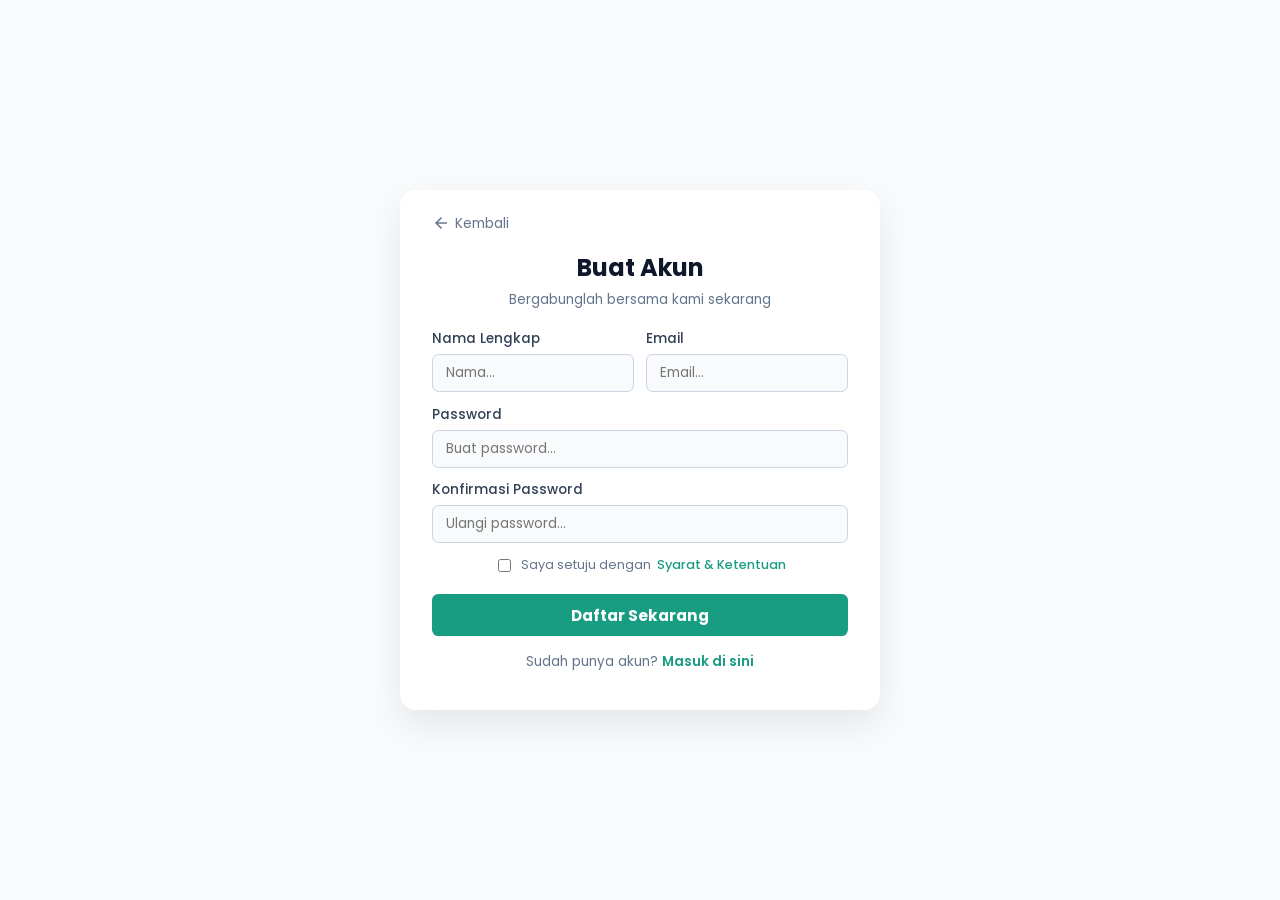
<file: HTML/daftar.html>
<!DOCTYPE html>
<html lang="id">
<head>
    <meta charset="UTF-8">
    <meta name="viewport" content="width=device-width, initial-scale=1.0">
    <title>Daftar Akun - Job Skill Analyzer</title>
    
    <link rel="stylesheet" href="https://fonts.googleapis.com/icon?family=Material+Icons">
    <link rel="stylesheet" href="https://fonts.googleapis.com/css2?family=Poppins:wght@300;400;500;600;700&display=swap">
    <link rel="stylesheet" href="/CSS/daftar.css">
</head>
<body>
    <div class="login-container">
        
        <div class="login-box kotak-daftar">
            
            <a href="../index.html" class="btn-kembali">
                <span class="material-icons">arrow_back</span> Kembali
            </a>

            <div class="header-login">
                <h2>Buat Akun</h2>
                <p>Bergabunglah bersama kami sekarang</p>
            </div>

            <form action="#" id="form-daftar">
        
                <div class="grup-sejajar">
                    <div class="grup-input">
                        <label for="nama">Nama Lengkap</label>
                        <input type="text" id="nama" placeholder="Nama..." required>
                    </div>

                    <div class="grup-input">
                        <label for="email">Email</label>
                        <input type="email" id="email" placeholder="Email..." required>
                    </div>
                </div>

                <div class="grup-input">
                    <label for="pw">Password</label>
                    <input type="password" id="pw" placeholder="Buat password..." required>
                </div>

                <div class="grup-input">
                    <label for="pw-konfirm">Konfirmasi Password</label>
                    <input type="password" id="pw-konfirm" placeholder="Ulangi password..." required>
                </div>

    
                <div class="opsi-tambahan kotak-syarat">
                    <label class="ingatkan-saya">
                        <input type="checkbox" required> Saya setuju dengan <a href="#">Syarat & Ketentuan</a>
                    </label>
                </div>

                <button type="submit" class="btn-utama">Daftar Sekarang</button>
                
                <p class="teks-bawah">Sudah punya akun? <a href="/HTML/login.html">Masuk di sini</a></p>
            </form>

        </div>
    </div>
    <script src="/JS/daftar.js"></script>
</body>
</html>
</file>
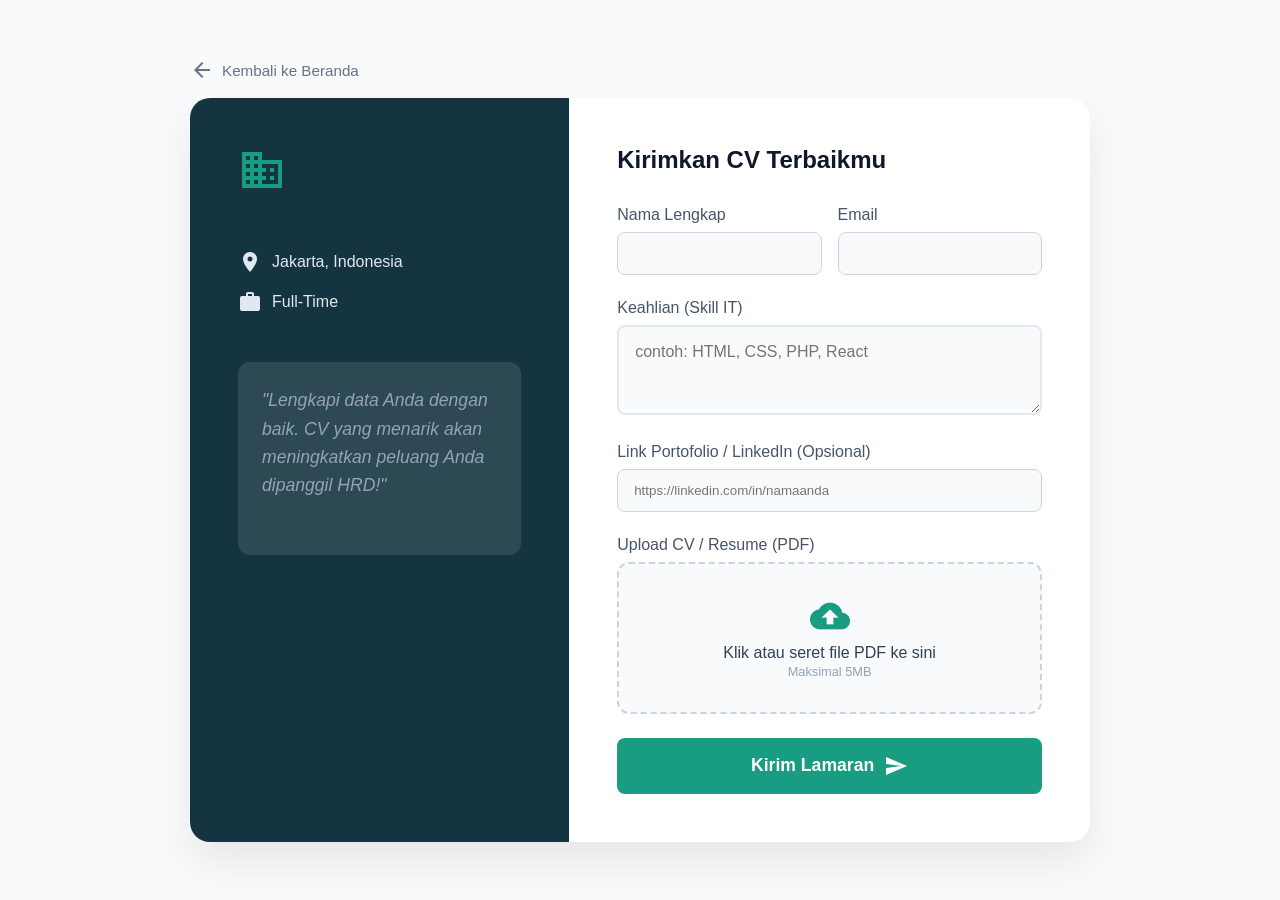
<file: HTML/lamar.html>
<!DOCTYPE html>
<html lang="id">

<head>
    <meta charset="UTF-8">
    <meta name="viewport" content="width=device-width, initial-scale=1.0">
    <title>Kirim Lamaran - Job Skill Analyzer</title>
    <link rel="stylesheet" href="https://fonts.googleapis.com/icon?family=Material+Icons">
    <link rel="stylesheet" href="/CSS/lamaran.css">
</head>

<body>

    <div class="lamaran-container">
        <!-- TOMBOL KEMBALI -->
        <a href="../index.html" class="btn-kembali">
            <span class="material-icons">arrow_back</span> Kembali ke Beranda
        </a>

        <div class="lamaran-box">
            <!-- SISI KIRI: INFO LOKER -->
            <div class="info-loker">
                <span class="material-icons ikon-gedung">domain</span>
                <h2 id="judul-posisi"></h2>
                <p id="nama-pt"></p>

                <div class="info-detail">
                    <span><span class="material-icons">location_on</span> Jakarta, Indonesia</span>
                    <span><span class="material-icons">work</span> Full-Time</span>
                </div>

                <div class="pesan-semangat">
                    <p>"Lengkapi data Anda dengan baik. CV yang menarik akan meningkatkan peluang Anda dipanggil HRD!"
                    </p>
                </div>
            </div>

            <!-- SISI KANAN: FORMULIR -->
            <div class="form-area">
                <h3>Kirimkan CV Terbaikmu</h3>
                <form id="form-lamaran">

                    <div class="grup-sejajar">
                        <div class="grup-input">
                            <label>Nama Lengkap</label>
                            <input type="text" id="nama-pelamar" required>
                        </div>
                        <div class="grup-input">
                            <label>Email</label>
                            <input type="email" id="email-pelamar" required>
                        </div>
                    </div>
                    <div class="grup-input">
                        <label>Keahlian (Skill IT)</label>
                        <textarea id="input-skill-lamaran" rows="3" placeholder="contoh: HTML, CSS, PHP, React"
                            required></textarea>
                    </div>

                    <div class="grup-input">
                        <label>Link Portofolio / LinkedIn (Opsional)</label>
                        <input type="url" placeholder="https://linkedin.com/in/namaanda">
                    </div>

                    <!-- AREA UPLOAD BERGAYA DRAG & DROP -->
                    <div class="grup-input">
                        <label>Upload CV / Resume (PDF)</label>
                        <div class="area-upload">
                            <span class="material-icons ikon-upload">cloud_upload</span>
                            <p>Klik atau seret file PDF ke sini</p>
                            <span class="ukuran-file">Maksimal 5MB</span>
                            <input type="file" accept=".pdf" required class="input-file">
                        </div>
                    </div>

                    <button type="submit" class="btn-kirim">Kirim Lamaran <span
                            class="material-icons">send</span></button>
                </form>
            </div>
        </div>
    </div>
    <script src="/JS/lamaran.js"></script>

</body>

</html>
</file>
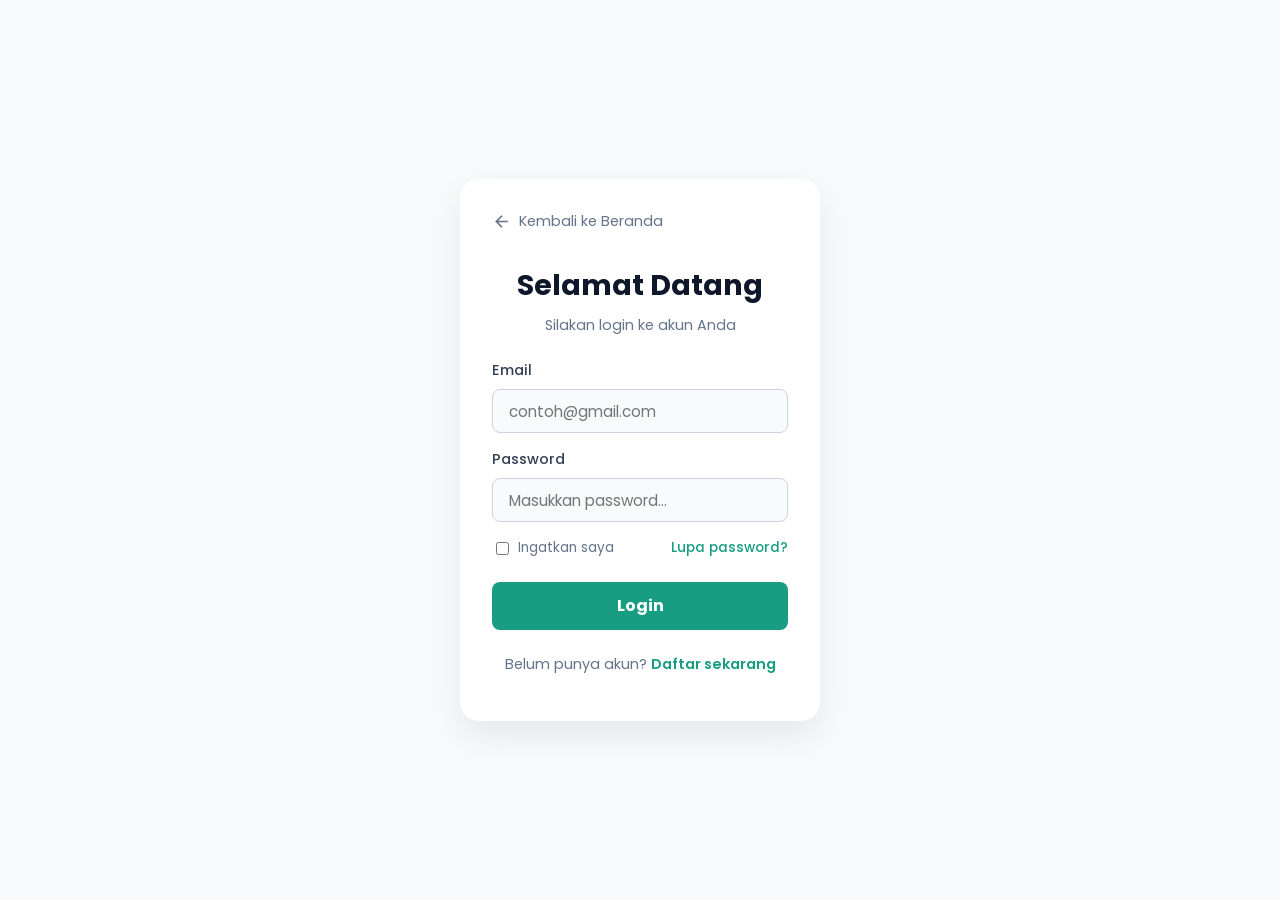
<file: HTML/login.html>
<!DOCTYPE html>
<html lang="id">

<head>
    <meta charset="UTF-8">
    <meta name="viewport" content="width=device-width, initial-scale=1.0">
    <title>Login - Job Skill Analyzer</title>

    <link rel="stylesheet" href="https://fonts.googleapis.com/icon?family=Material+Icons">
    <link rel="stylesheet"
        href="https://fonts.googleapis.com/css2?family=Poppins:wght@300;400;500;600;700&display=swap">
    <link rel="stylesheet" href="/CSS/login.css">
</head>

<body>
    <div class="login-container">
        <div class="login-box">

            <!-- tombol kembali -->
            <a href="../index.html" class="btn-kembali">
                <span class="material-icons">arrow_back</span> Kembali ke Beranda
            </a>

            <div class="header-login">
                <h2>Selamat Datang</h2>
                <p>Silakan login ke akun Anda</p>
            </div>

            <form action="#" id="form-login">
                <div class="grup-input">
                    <label for="email">Email</label>
                    <input type="email" id="email" placeholder="contoh@gmail.com" required>
                </div>

                <div class="grup-input">
                    <label for="pw">Password</label>
                    <input type="password" id="pw" placeholder="Masukkan password..." required>
                </div>

                <!-- fitur ingatkan saya -->
                <div class="opsi-tambahan">
                    <label class="ingatkan-saya">
                        <input type="checkbox"> Ingatkan saya
                    </label>
                    <a href="#" class="lupa-pw">Lupa password?</a>
                </div>

                <button type="submit" class="btn-utama">Login</button>

                <p class="teks-bawah">Belum punya akun? <a href="daftar.html">Daftar sekarang</a></p>
            </form>

        </div>
    </div>
    <script src="/JS/daftar.js"></script>
</body>

</html>
</file>
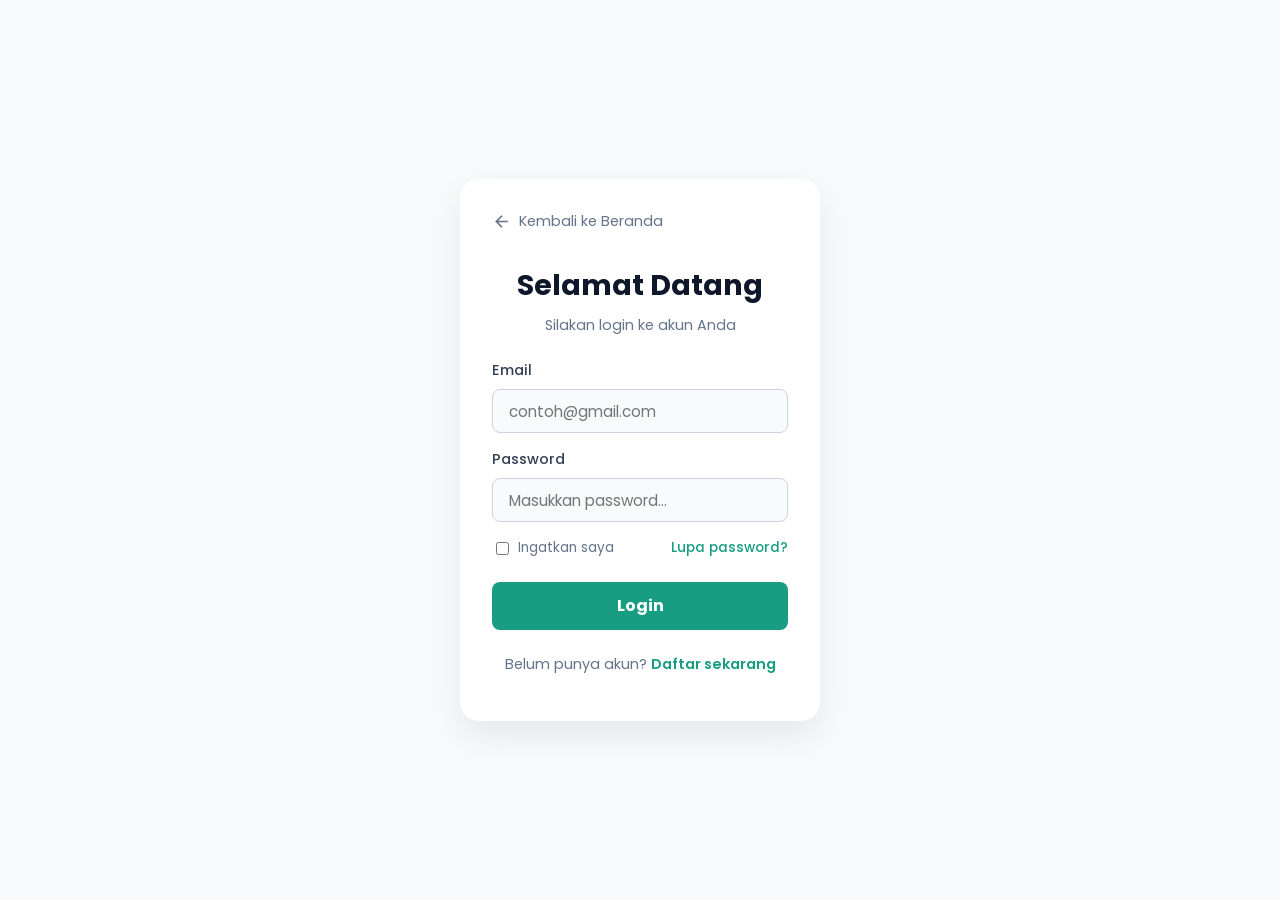
<file: HTML/my_akun.html>
<!DOCTYPE html>
<html lang="id">

<head>
    <meta charset="UTF-8">
    <meta name="viewport" content="width=device-width, initial-scale=1.0">
    <title>My Akun - Job Skill Analyzer</title>
    <!-- Ganti FontAwesome dengan Material Icons -->
    <link rel="stylesheet" href="https://fonts.googleapis.com/icon?family=Material+Icons">
    <link rel="stylesheet" href="/CSS/coba1.css">
    <link rel="stylesheet" href="/CSS/cari_jobs.css">
    <link rel="stylesheet" href="/CSS/my_akun.css">
</head>

<body>
  
    <header>
        <div class="header-navigasi">
            <div class="header-logo">Job Skill Analyzer</div>
            <nav>
                <ul id="menu-navigasi">
                    <li><a href="../index.html">Beranda</a></li>
                    <li><a href="/HTML/cari_jobs.html">Cari Jobs</a></li>
                    <li><a href="/HTML/tentang_kami.html">Tentang Kami</a></li>
                    <li><a href="/HTML/kontak.html">Kontak</a></li>
                    <li><a href="/HTML/my_akun.html" class="aktif teks-hijau">My Favorit</a></li>
                </ul>
            </nav>
            <div class="login-register">
                <div id="area-belum-login" class="area-auth">
                    <button class="login">Login</button>
                    <button class="register">Register</button>
                </div>
                <div id="area-sudah-login" class="area-profil sembunyi">
                    <a href="#" class="profil-mini">
                        <img id="foto-profil-header" src="" alt="Profil">
                        <span id="nama-profil-header">Nama</span>
                    </a>
                    <span class="material-icons btn-logout" id="tombol-logout-header" title="Keluar">logout</span>
                </div>
                <span class="material-icons" id="tombol-menu">menu</span>
            </div>
        </div>
    </header>

    <main class="bg-halaman-akun">
        <div class="container-akun">
            <aside class="sidebar-profil">
                <div class="profil-header">
                    <div class="foto-profil">
                        <img src="" alt="Foto Profil" id="foto-profil-sidebar">
                    </div>
                    <h2 id="nama-profil-sidebar">Nama User</h2>
                    <p id="email-akun">email@domain.com</p>
                    <span class="badge-status">Pencari Kerja IT</span>
                </div>

                <div class="profil-menu">
                    
                    <button class="menu-btn aktif" id="btn-tab-favorit"><span class="material-icons">favorite</span>
                        Lowongan Tersimpan</button>
                    <button class="menu-btn" id="btn-tab-status"><span class="material-icons">work_history</span> Status
                        Lamaran</button>
                    <button class="menu-btn"><span class="material-icons">settings</span> Pengaturan Akun</button>
                    <button class="menu-btn log-out" id="btn-logout-sidebar"><span class="material-icons">logout</span>
                        Log Out</button>
                </div>
            </aside>

      
            <section class="konten-utama">

                <!-- area favorit -->
                <div id="area-favorit">
                    <div class="judul-konten">
                        <h2>Lowongan Tersimpan (Favorit)</h2>
                        <p>Daftar pekerjaan yang sudah Anda tandai untuk dilamar nanti.</p>
                    </div>
                    <div id="wadah-loker-favorit" class="box-promosi box-promosi-kiri">
                    </div>
                </div>

                <!-- Area Status Lamaran Kerja-->
                <!-- di beri class sembunyi agaar sembunyi dulu pas tampil di awal -->
                <div id="area-status" class="sembunyi">
                    <div class="judul-konten">
                        <h2>Status Lamaran</h2>
                        <p>Pantau hasil seleksi lamaran kerja Anda secara *real-time* di sini.</p>
                    </div>
                    <!-- Di dalam wadah kosong untuk kartu statusnya -->
                    <div id="wadah-status-lamaran" class="box-promosi box-promosi-kiri">
                    </div>
                </div>

            </section>
        </div>
    </main>

    
    <footer>
        <div class="footer-konten">
            <div class="footer-info">
                <h3>Job Skill Analyzer</h3>
                <p>Job Skill Analyzer adalah platform karir terdepan yang menghubungkan talenta profesional dengan perusahaan impian melalui analisis keahlian yang akurat. Kami berkomitmen untuk menyederhanakan perjalanan rekrutmen Anda</p>
            </div>
            <div class="footer-link">
                <ul>
                    <li><a href="../index.html">Beranda</a></li>
                    <li><a href="/HTML/cari_jobs.html">Cari Jobs</a></li>
                    <li><a href="/HTML/my_akun.html">My Favorit</a></li>
                    <li><a href="/HTML/tentang_kami.html">Tentang Kami</a></li>
                    <li><a href="/HTML/kontak.html">Kontak</a></li>
                </ul>
            </div>
            <div class="footer-sosmed">
                <h3>Hubungi Kami</h3>
                <div class="ikon-sosmed">
                    <a href="#"><span class="material-icons">photo_camera</span></a>
                    <a href="#"><span class="material-icons">groups</span></a>
                    <a href="#"><span class="material-icons">work</span></a>
                    <a href="#"><span class="material-icons">chat</span></a>
                </div>
            </div>
        </div>
        <div class="copy">
            <p>&copy; 2026 Job Skill Analyzer. All rights reserved.</p>
        </div>
    </footer>

    <div id="wadah-toast" class="wadah-toast"></div>
    <script src="/JS/my_akun.js"></script>
</body>

</html>
</file>
<file: CSS/daftar.css>
* {
    font-family: 'Poppins', sans-serif;
    box-sizing: border-box; 
}

body {
    margin: 0;
    padding: 0;
    overflow-y: auto; /* Memastikan scroll hanya muncul jika layar benar-benar kecil */
}

/* kotak utama si login */
.login-container {
    min-height: 100vh; 
    display: flex;
    justify-content: center; 
    align-items: center; 
    padding: 1rem; 
    background-color: #F8FAFC;
}

.login-box {
    width: 100%;             
    max-width: 360px;        
    padding: 1.5rem 2rem;    
    border-radius: 1rem;    
    background-color: white;
    box-shadow: 0 15px 35px rgba(0,0,0,0.08); 
    position: relative;
}
/* tombol kambali */
.btn-kembali {
    display: flex;
    align-items: center;
    gap: 0.3rem;
    color: #64748B; 
    text-decoration: none; 
    font-size: 0.85rem;       
    margin-bottom: 1rem; 
    transition: 0.3s;
}

.btn-kembali:hover {
    color: #189D82; 
}

.btn-kembali .material-icons {
    font-size: 1.1rem;
}

.header-login {
    text-align: center;
    margin-bottom: 1.2rem;   
}

.header-login h2 {
    color: #0F172A;
    font-size: 1.5rem;       
    margin: 0 0 0.3rem 0; 
}

.header-login p {
    color: #64748B;
    margin: 0;
    font-size: 0.85rem;
}

/* formulir input */
.grup-input {
    margin-bottom: 0.8rem;   
}

.grup-input label {
    display: block;
    color: #334155;
    font-weight: 500;
    margin-bottom: 0.3rem;  
    font-size: 0.85rem;
}

.grup-input input {
    width: 100%;
    padding: 0.5rem 0.8rem;  
    border-radius: 0.4rem;
    outline: none;
    border: 1px solid #CBD5E1; 
    font-family: inherit;
    font-size: 0.85rem;    
    transition: 0.3s;
    background-color: #F8FAFC; 
}

.grup-input input:focus {
    border-color: #189D82;
    background-color: white;
    box-shadow: 0 0 0 3px rgba(24, 157, 130, 0.1); 
}

/* untuk checkbox dan link */
.opsi-tambahan {
    display: flex;
    align-items: center;
    justify-content: space-between;
    margin-bottom: 1.2rem;  
    font-size: 0.8rem;      
    color: #64748B;
}

.ingatkan-saya {
    display: flex;
    align-items: center;
    gap: 0.4rem;
    cursor: pointer;
}

.opsi-tambahan a {
    text-decoration: none;
    color: #189D82;
    font-weight: 500;
}

.opsi-tambahan a:hover {
    text-decoration: underline;
}

/* tombol submit dan teks bawah */
form button {
    width: 100%;
    padding: 0.6rem;         
    border-radius: 0.4rem;
    border: none;
    cursor: pointer;
    font-weight: bold;
    font-size: 0.95rem;
    background-color: #189D82;
    color: white;
    transition: 0.3s;
}

form button:hover {
    background-color: #127964;
    transform: translateY(-2px); 
    box-shadow: 0 5px 15px rgba(24, 157, 130, 0.3);
}

.teks-bawah {
    text-align: center;
    margin-top: 1rem;        
    color: #64748B;
    font-size: 0.85rem;
}

.teks-bawah a {
    text-decoration: none;
    color: #189D82;
    font-weight: 600; 
}

.teks-bawah a:hover {
    text-decoration: underline;
}



.kotak-daftar {
    max-width: 480px; 
}

.grup-sejajar {
    display: flex;
    gap: 0.8rem;             
}

.grup-sejajar .grup-input {
    flex: 1; 
}

.kotak-syarat {
    justify-content: center; 
}

@media (max-width: 480px) {
    .grup-sejajar {
        flex-direction: column;
        gap: 0;
    }
}
</file>
<file: CSS/lamaran.css>
* {
    font-family: 'Poppins', sans-serif;
    box-sizing: border-box;
    margin: 0;
    padding: 0;
}

body {
    background-color: #F8FAFC;
    color: #334155;
}

.lamaran-container {
    min-height: 100vh;
    display: flex;
    flex-direction: column;
    justify-content: center;
    align-items: center;
    padding: 2rem;
}

.btn-kembali {
    display: flex;
    align-items: center;
    gap: 0.5rem;
    color: #64748B;
    text-decoration: none;
    font-size: 0.95rem;
    align-self: flex-start;
    max-width: 900px;
    width: 100%;
    margin: 0 auto 1rem auto;
    transition: 0.3s;
}

.btn-kembali:hover {
    color: #189D82;
}

.lamaran-box {
    display: flex;
    background: white;
    max-width: 900px;
    width: 100%;
    border-radius: 20px;
    box-shadow: 0 20px 40px rgba(0, 0, 0, 0.08);
    overflow: hidden;
}

/* KIRI */
.info-loker {
    flex: 1;
    background-color: #143441;
    color: white;
    padding: 3rem;
    display: flex;
    flex-direction: column;
}

.ikon-gedung {
    font-size: 3rem;
    color: #189D82;
    margin-bottom: 1rem;
}

.info-loker h2 {
    font-size: 2rem;
    margin-bottom: 0.5rem;
}

.info-loker p {
    color: #94A3B8;
    font-size: 1.1rem;
    margin-bottom: 2rem;
}

.info-detail {
    display: flex;
    flex-direction: column;
    gap: 1rem;
    margin-bottom: 3rem;
}

.info-detail span {
    display: flex;
    align-items: center;
    gap: 10px;
    color: #E2E8F0;
}

.pesan-semangat {
    background: rgba(255, 255, 255, 0.1);
    padding: 1.5rem;
    border-radius: 12px;
    font-style: italic;
    color: #CBD5E1;
    line-height: 1.6;
}

/* KANAN */
.form-area {
    flex: 1.5;
    padding: 3rem;
}

.form-area h3 {
    font-size: 1.5rem;
    color: #0F172A;
    margin-bottom: 2rem;
}

.grup-sejajar {
    display: flex;
    gap: 1rem;
}

.grup-sejajar .grup-input {
    flex: 1;
}

.grup-input {
    margin-bottom: 1.5rem;
}

.grup-input label {
    display: block;
    font-weight: 500;
    margin-bottom: 0.5rem;
    color: #475569;
}

.grup-input input[type="text"],
.grup-input input[type="email"],
.grup-input input[type="url"] {
    width: 100%;
    padding: 0.8rem 1rem;
    border: 1px solid #CBD5E1;
    border-radius: 8px;
    outline: none;
    background-color: #F8FAFC;
    transition: 0.3s;
}

.grup-input input:focus {
    border-color: #189D82;
    background-color: white;
}

/* AREA UPLOAD KHUSUS */
.area-upload {
    border: 2px dashed #CBD5E1;
    border-radius: 12px;
    padding: 2rem;
    text-align: center;
    position: relative;
    background-color: #F8FAFC;
    cursor: pointer;
    transition: 0.3s;
}

.area-upload:hover {
    border-color: #189D82;
    background-color: #F0FDFA;
}

.ikon-upload {
    font-size: 2.5rem;
    color: #189D82;
    margin-bottom: 0.5rem;
}

.area-upload p {
    font-weight: 500;
    color: #334155;
}

.ukuran-file {
    font-size: 0.8rem;
    color: #94A3B8;
}

.input-file {
    position: absolute;
    top: 0;
    left: 0;
    width: 100%;
    height: 100%;
    opacity: 0;
    cursor: pointer;
}

.btn-kirim {
    width: 100%;
    padding: 1rem;
    background-color: #189D82;
    color: white;
    border: none;
    border-radius: 8px;
    font-weight: bold;
    font-size: 1.1rem;
    cursor: pointer;
    display: flex;
    justify-content: center;
    align-items: center;
    gap: 10px;
    transition: 0.3s;
}

.btn-kirim:hover {
    background-color: #127964;
    transform: translateY(-2px);
}

/* untuk teks area (kumpulan skill) */
.grup-input textarea {
    width: 100%;
    padding: 1rem;
    border: 2px solid #E2E8F0;
    border-radius: 0.5rem;
    font-family: inherit;
    font-size: 1rem;
    color: #334155;
    background-color: #F8FAFC;
    resize: vertical;
    /* User hanya bisa menarik kotak ke bawah, bukan ke samping */
    outline: none;
    transition: all 0.3s ease;
    box-sizing: border-box;
 
}


.grup-input textarea:focus {
    border-color: #189D82;
    background-color: #FFFFFF;
    box-shadow: 0 0 0 4px rgba(24, 157, 130, 0.1);
  
}




/* tablet */
@media screen and (max-width: 992px) {
    .info-loker, .form-area {
        padding: 2rem; 
    }
}

/* hp/mobile */
@media screen and (max-width: 768px) {
    .lamaran-container {
        padding: 1.5rem 1rem;
    }

    .lamaran-box {
        flex-direction: column; 
        border-radius: 15px;
    }

   
    .grup-sejajar {
        flex-direction: column;
        gap: 0; 
    }

    .info-loker {
        padding: 2rem 1.5rem; 
        text-align: center;
    }

    
    .info-detail {
        align-items: center; 
        margin-bottom: 2rem;
    }

    .info-loker h2 {
        font-size: 1.75rem; 
    }

    .ikon-gedung {
        font-size: 2.5rem;
    }

    .form-area {
        padding: 2rem 1.5rem;
    }
    
    .area-upload {
        padding: 1.5rem; 
    }
}

/* untuk hp kecil */
@media screen and (max-width: 480px) {
    .info-loker h2 {
        font-size: 1.5rem; 
    }

    .info-loker p {
        font-size: 0.95rem;
    }

    .btn-kembali {
        font-size: 0.85rem;
    }

    .form-area h3 {
        font-size: 1.3rem;
    }

    .grup-input label {
        font-size: 0.9rem;
    }

    .btn-kirim {
        font-size: 1rem;
        padding: 0.8rem; 
    }
}
</file>
<file: CSS/login.css>
* {
    font-family: 'Poppins', sans-serif;
    box-sizing: border-box;
}

body {
    margin: 0;
    padding: 0;
}


.login-container {
    min-height: 100vh;
    display: flex;
    justify-content: center; 
    align-items: center; 
    padding: 2rem;
    background-color: #F8FAFC;
}

.login-box {
    width: 100%;             
    max-width: 360px;       
    padding: 2rem;         
    border-radius: 1.2rem;
    background-color: white;
    box-shadow: 0 15px 35px rgba(0,0,0,0.08); /* Efek melayang */
    position: relative;
}

/* tombol kembali ke header */
.btn-kembali {
    display: flex;
    align-items: center;
    gap: 0.5rem;
    color: #64748B; 
    text-decoration: none; 
    font-size: 0.9rem;
    margin-bottom: 2rem; 
    transition: 0.3s;
}

.btn-kembali:hover {
    color: #189D82; 
}

.btn-kembali .material-icons {
    font-size: 1.2rem;
}

.header-login {
    text-align: center;
    margin-bottom: 1.5rem; 
}

.header-login h2 {
    color: #0F172A;
    font-size: 1.8rem; 
    margin: 0 0 0.5rem 0; 
}

.header-login p {
    color: #64748B;
    margin: 0;
    font-size: 0.9rem;
}

/* formulir input */
.grup-input {
    margin-bottom: 1rem;
}

.grup-input label {
    display: block;
    color: #334155;
    font-weight: 500;
    margin-bottom: 0.5rem;
    font-size: 0.9rem;
}

.grup-input input {
    width: 100%;
    padding: 0.6rem 1rem; 
    border-radius: 0.5rem;
    outline: none;
    border: 1px solid #CBD5E1; 
    font-family: inherit;
    font-size: 0.95rem;
    transition: 0.3s;
    background-color: #F8FAFC; 
}

/* Efek saat sedang mengetik */
.grup-input input:focus {
    border-color: #189D82;
    background-color: white;
    box-shadow: 0 0 0 4px rgba(24, 157, 130, 0.1); 
}

/* ======================================= */
/* OPSI TAMBAHAN (Ingatkan Saya & Lupa PW) */
/* ======================================= */
.opsi-tambahan {
    display: flex;
    align-items: center;
    justify-content: space-between;
    margin-bottom: 1.5rem; 
    font-size: 0.85rem;
    color: #64748B;
}

/* Merapikan posisi kotak centang dan teks */
.ingatkan-saya {
    display: flex;
    align-items: center;
    gap: 0.4rem;
    cursor: pointer;
}

.opsi-tambahan a {
    text-decoration: none;
    color: #189D82;
    font-weight: 500;
}

.opsi-tambahan a:hover {
    text-decoration: underline;
}

/* tombol dan teks bawah */
form button {
    width: 100%;
    padding: 0.7rem; 
    border-radius: 0.5rem;
    border: none;
    cursor: pointer;
    font-weight: bold;
    font-size: 1rem;
    background-color: #189D82;
    color: white;
    transition: 0.3s;
}

form button:hover {
    background-color: #127964;
    transform: translateY(-2px); 
    box-shadow: 0 5px 15px rgba(24, 157, 130, 0.3);
}

.teks-bawah {
    text-align: center;
    margin-top: 1.5rem;
    color: #64748B;
    font-size: 0.9rem;
}

.teks-bawah a {
    text-decoration: none;
    color: #189D82;
    font-weight: 600; 
}

.teks-bawah a:hover {
    text-decoration: underline;
}
</file>
<file: CSS/coba1.css>
*,
html {
    padding: 0;
    margin: 0;
    box-sizing: border-box;
    font-family: 'Segoe UI', Tahoma, Geneva, Verdana, sans-serif;
}

.teks-hijau {
    color: #189D82 !important;
    font-weight: bold;
}
/* 1.untuk header dan banner */
/*  --------------start------------ */
header {
    background-image: linear-gradient(rgba(20, 52, 65, 0.85), rgba(20, 52, 65, 0.85)), url(/assets/bg_header.jpg) !important;
    background-repeat: no-repeat;
    background-size: cover;
    background-position: center;
    min-height: 80vh;
    display: flex;
    flex-direction: column;
}



/* Navigasi Melayang */
header .header-navigasi {
    display: flex;
    justify-content: space-between;
    padding: 15px 50px;
    align-items: center;
    width: 100%;
    position: fixed;
    top: 0;
    left: 0;
    z-index: 100;
    background: rgba(20, 52, 65, 0.85);
    /* Transparan */
    backdrop-filter: blur(12px);
    /* Efek Kaca */
    box-shadow: 0 4px 15px rgba(0, 0, 0, 0.1);
    transition: 0.3s;
}

header .header-navigasi .header-logo {
    color: white;
    font-family: 'Franklin Gothic Medium', 'Arial Narrow', Arial, sans-serif;
    font-size: 1.6rem;
    letter-spacing: 1px;
}

nav ul {
    display: flex;
    gap: 30px;
}

header .header-navigasi nav ul li {
    list-style: none;
}

header .header-navigasi nav ul li a {
    text-decoration: none;
    color: white;
    font-size: 0.95rem;
    padding: 8px 15px;
    border-radius: 20px;
    transition: 0.3s;
}

header .header-navigasi nav ul li a:hover {
    background-color: #189D82;
}

header .header-navigasi .login-register {
    display: flex;
    gap: 15px;
    align-items: center;
}

header .header-navigasi .login,
header .header-navigasi .register {
    padding: 8px 18px;
    border-radius: 20px;
    color: white;
    font-size: 0.9rem;
    font-weight: bold;
    background-color: #189D82;
    border: none;
    transition: 0.3s;
    cursor: pointer;
}

header .header-navigasi .login:hover,
header .header-navigasi .register:hover {
    background-color: #127964;
}

/* Ikon Menu  */
header .header-navigasi .login-register i {
    font-size: 1.4rem;
    color: white;
    cursor: pointer;
    display: none;
    margin-left: 10px;
}

/* ------------------------- */
/*  tempat tombol login & register */
.area-auth {
    display: flex;
    gap: 15px;
}

/* tempat profil user */
.area-profil {
    display: flex;
    align-items: center;
    gap: 15px;
}

.profil-mini {
    display: flex;
    align-items: center;
    gap: 10px;
    text-decoration: none;
    color: white;
    font-weight: bold;
}

.profil-mini img {
    width: 35px;
    height: 35px;
    border-radius: 50%;
    border: 2px solid white;
}

.btn-logout {
    color: #EF4444;
    cursor: pointer;
    transition: 0.3s;
    font-size: 1.5rem;
}

.btn-logout:hover {
    color: #B91C1C;
}

/*  Untuk menyembunyikan elemen oleh js nanti */
.sembunyi {
    display: none !important;
}

/* -------------------------- */

/* Banner Konten */
.header-banner {
    flex-grow: 1;
    display: flex;
    flex-direction: column;
    justify-content: center;
    align-items: center;
    padding: 120px 20px 40px 20px;
    /* Jarak atas agar tidak tertutup nav fixed */
    width: 100%;
}

.header-banner .banner-kata {
    text-align: center;
    color: white;
    margin-bottom: 3rem;
    max-width: 800px;
}

.header-banner .banner-kata h3 {
    font-weight: normal;
    letter-spacing: 2px;
    margin-bottom: 10px;
}

.header-banner .banner-kata h1 {
    font-size: 3.2rem;
    margin-bottom: 15px;
    line-height: 1.2;
}

.header-banner .banner-kata p {
    font-size: 1.1rem;
    opacity: 0.9;
    line-height: 1.6;
}

.header-banner .banner-cari {
    display: flex;
    align-items: center;
    background: rgba(255, 255, 255, 0.15);
    backdrop-filter: blur(5px);
    gap: 15px;
    border-radius: 10px;
    width: 80%;
    max-width: 900px;
    padding: 15px;
    justify-content: center;
}

.header-banner .banner-cari .banner-input {
    display: flex;
    flex-grow: 1;
    gap: 10px;
}

.header-banner .banner-cari .banner-input input,
.header-banner .banner-cari .banner-input select {
    padding: 12px 15px;
    flex: 1;
    border-radius: 5px;
    border: none;
    outline: none;
    font-size: 1rem;
    color: #333;
    transition: 0.3s;
}

/* Efek nyala saat input di-klik */
.header-banner .banner-cari .banner-input input:focus,
.header-banner .banner-cari .banner-input select:focus {
    outline: 2px solid #189D82;
    background-color: #F8FAFC;
}

.banner-btn button {
    padding: 12px 30px;
    border-radius: 5px;
    background-color: #189D82;
    border: none;
    color: white;
    font-size: 1rem;
    font-weight: bold;
    cursor: pointer;
    transition: 0.3s;
}

.banner-btn button:hover {
    background-color: #127964;
}

/* ==================================================================================================== */
/* --------end header and banner */

/* -----untuk kategori----- */

/* ---------start------------- */
main .kategories {
    display: flex;
    flex-direction: column;
    padding: 5rem;
    background-color: #F9F9F9;
}

main .kategories .title-kategories {
    text-align: center;
    margin-bottom: 3rem;
}

main .kategories .title-kategories h2 {
    font-size: 2.2rem;
    color: #1E293B;
    margin-bottom: 1rem;
}

main .kategories .title-kategories p {
    color: #64748B;
    max-width: 700px;
    margin: 0 auto;
    line-height: 1.6;
}

main .kategories .container-card {
    display: flex;
    gap: 1.5rem;
    max-width: 1200px;
    margin: 0 auto;
    width: 100%;
}

main .kategories .container-card .card {
    flex: 1;
    background-color: #FFFFFF;
    border: 1px solid #E2E8F0;
    display: flex;
    justify-content: center;
    align-items: center;
    flex-direction: column;
    border-radius: 12px;
    padding: 2.5rem 1rem;
    box-shadow: 0 4px 15px rgba(0, 0, 0, 0.03);
    transition: all 0.3s;
    cursor: pointer;
}

main .kategories .container-card .card:hover {
    transform: translateY(-8px);
    box-shadow: 0 10px 20px rgba(24, 157, 130, 0.15);
    border-color: #189D82;
}

main .kategories .container-card .material-icons {
    font-size: 3.5rem;
    margin-bottom: 1.2rem;
    color: #189D82;
}


main .kategories .container-card .card h3 {
    font-size: 1.1rem;
    color: #1E293B;
}

main .kategories .kategori-link {
    text-align: center;
    margin-top: 3.5rem;
}

main .kategories .kategori-link a {
    text-decoration: none;
    color: #189D82;
    font-weight: 600;
    padding: 12px 30px;
    border: 2px solid #189D82;
    border-radius: 30px;
    transition: all 0.3s;
    display: inline-block;
}

main .kategories .kategori-link a:hover {
    background-color: #189D82;
    color: white;
    transform: scale(1.05);
}

/* -----end dari kategori------------ */

/* ================================================================================================================ */
/* ---------------ulasan----------------- */
/* ----------start--------------------- */
main .ulasan {
    padding: 5rem 2rem;
    text-align: center;
    background-color: #FFFFFF;
}

main .ulasan h2 {
    font-size: 2.2rem;
    color: #1E293B;
    margin-bottom: 1rem;
}

main .ulasan p {
    color: #64748B;
    max-width: 600px;
    margin: 0 auto;
    margin-bottom: 3rem;
    line-height: 1.6;
}

main .ulasan .ulasan-box {
    width: 100%;
    overflow: hidden;
    padding: 10px 0;
}

main .ulasan .ulasan-box .ulasan-rel {
    display: flex;
    gap: 2rem;
    width: max-content;
    animation: geserTerus 25s linear infinite;
}

main .ulasan .ulasan-box .ulasan-rel:hover {
    animation-play-state: paused;
}

@keyframes geserTerus {
    0% {
        transform: translateX(0);
    }

    100% {
        transform: translateX(-50%);
    }
}

main .ulasan .ulasan-box .ulasan-rel .ulasan-card {
    width: 22rem;
    display: flex;
    justify-content: center;
    flex-direction: column;
    align-items: center;
    text-align: center;
    border-radius: 15px;
    padding: 2.5rem 1.5rem;
    background-color: #2E4756;
    color: white;
    box-shadow: 0 10px 20px rgba(0, 0, 0, 0.1);
}

main .ulasan .ulasan-box .ulasan-rel .ulasan-card .bingakai-foto {
    width: 5.5rem;
    height: 5.5rem;
    border-radius: 50%;
    margin-bottom: 1rem;
    border: 3px solid #189D82;
}

main .ulasan .ulasan-box .ulasan-rel .ulasan-card .bingakai-foto img {
    width: 100%;
    height: 100%;
    border-radius: 50%;
    object-fit: cover;
}

main .ulasan .ulasan-box .ulasan-rel .ulasan-card h3 {
    margin-bottom: 0.3rem;
    font-size: 1.2rem;
}

main .ulasan .ulasan-box .ulasan-rel .ulasan-card h4 {
    color: #A0B2C0;
    margin-bottom: 1.2rem;
    font-size: 0.9rem;
}

main .ulasan .ulasan-box .ulasan-rel .ulasan-card p {
    font-style: italic;
    line-height: 1.7;
    font-size: 0.95rem;
    color: #D1D5DB;
}

/* ------end dari ulasan */

/* ================================================================================================================ */
/*-----------how it works--------------           */
/* ----------start-------------------*/
main .cara-kerja {
    padding: 5rem 2rem;
    color: white;
    background-color: #2E4756;
    text-align: center;
}

main .cara-kerja .cara-kerja-judul {
    margin-bottom: 4rem;
}

main .cara-kerja .cara-kerja-judul h2 {
    font-size: 2.2rem;
    margin-bottom: 1rem;
}

main .cara-kerja .cara-kerja-judul p {
    color: #A0B2C0;
    max-width: 600px;
    margin: 0 auto;
    line-height: 1.6;
}

main .cara-kerja .langkah-box {
    display: flex;
    align-items: center;
    justify-content: space-between;
    padding: 0 2rem;
    max-width: 1100px;
    margin: 0 auto;
}

main .cara-kerja .langkah-box .langkah-card {
    display: flex;
    align-items: center;
    flex-direction: column;
    width: 28%;
}

main .cara-kerja .langkah-box .langkah-card .ikon-bulat {
    width: 7rem;
    height: 7rem;
    border-radius: 50%;
    display: flex;
    justify-content: center;
    align-items: center;
    background-color: #189D82;
    margin-bottom: 1.5rem;
    transition: 0.3s;
    border: 3px solid transparent;
}

main .cara-kerja .langkah-box .langkah-card .ikon-bulat:hover {
    transform: scale(1.1);
    box-shadow: 0 0 1rem rgba(24, 157, 130, 0.5);
    border-color: white;
}


main .cara-kerja .langkah-box .langkah-card .ikon-bulat .material-icons {
    font-size: 3rem;
    color: white;
}

main .cara-kerja .langkah-box .panah-langkah {
    font-size: 2rem;
    color: #189D82;
}

main .cara-kerja .langkah-box .langkah-card h3 {
    font-size: 1.3rem;
    margin-bottom: 1rem;
}

main .cara-kerja .langkah-box .langkah-card p {
    text-align: center;
    font-size: 0.95rem;
    line-height: 1.6;
    color: #A0B2C0;
}

/* -----------end dari how it works-------------------- */

/* ========================================= */
/* ---------------------featured jobs---------------*/
/* ---------start featured jobs--------------------- */

main .promosi-kerja {
    padding: 5rem 2rem;
    background-color: #F8FAFC;
}

main .promosi-kerja .judul {
    text-align: center;
    margin-bottom: 3.5rem;
}

main .promosi-kerja .judul h2 {
    font-size: 2.2rem;
    text-transform: uppercase;
    letter-spacing: 1px;
    color: #1E293B;
    margin-bottom: 0.8rem;
}

main .promosi-kerja .judul p {
    color: #64748B;
    max-width: 600px;
    margin: 0 auto;
    line-height: 1.6;
}

main .promosi-kerja .box-promosi {
    display: flex;
    justify-content: center;
    gap: 2rem;
    flex-wrap: wrap;
    max-width: 1200px;
    margin: 0 auto;
}

main .promosi-kerja .card-promosi {
    background-color: #FFFFFF;
    width: 31%;
    min-width: 320px;
    padding: 1.8rem;
    border-radius: 20px;
    box-shadow: 0 10px 25px rgba(0, 0, 0, 0.03);
    border: 1px solid #F1F5F9;
    display: flex;
    flex-direction: column;
    transition: all 0.4s ease;
}

main .promosi-kerja .card-promosi:hover {
    transform: translateY(-8px);
    box-shadow: 0 20px 40px rgba(0, 0, 0, 0.08);
    border-color: #E2E8F0;
}

main .promosi-kerja .card-logo {
    display: flex;
    justify-content: space-between;
    align-items: center;
    margin-bottom: 1.2rem;
}

main .promosi-kerja .info-perusahaan {
    display: flex;
    align-items: center;
    gap: 8px;
    font-size: 0.95rem;
    font-weight: 600;
    color: #475569;
}

/* warna ikon hati */
.btn-hati.tersimpan {
    color: #EF4444;
    transform: scale(1.15);
}

.btn-hati:hover {
    color: #EF4444;
    transform: scale(1.25);
}


main .promosi-kerja .info-perusahaan .ikon-pt {
    font-size: 1.5rem;
    color: #4285F4;
}

main .promosi-kerja .info-perusahaan .ikon-bintang {
    color: #F59E0B;
    margin-left: 5px;
    font-size: 1.1rem;
}


main .promosi-kerja .btn-hati:hover {
    color: #EF4444;
    transform: scale(1.15);
}

main .promosi-kerja .card-promosi h3 {
    font-size: 1.4rem;
    color: #0F172A;
    margin-bottom: 1.2rem;
}

main .promosi-kerja .card-label {
    display: flex;
    flex-wrap: wrap;
    gap: 8px;
    margin-bottom: 1.5rem;
}

main .promosi-kerja .badge {
    padding: 6px 14px;
    border-radius: 30px;
    font-size: 0.8rem;
    font-weight: 600;
    display: flex;
    align-items: center;
    gap: 6px;
}

.badge-tipe {
    background-color: #D1FAE5;
    color: #059669;
}

.badge-lokasi {
    background-color: #DBEAFE;
    color: #2563EB;
}

.badge-remote {
    background-color: #FFEDD5;
    color: #EA580C;
}

.badge-pendidikan {
    background-color: #F3E8FF;
    color: #9333EA;
}

main .promosi-kerja .card-skill {
    margin-bottom: 1.5rem;
    flex-grow: 1;
}

main .promosi-kerja .judul-skill {
    font-size: 0.75rem;
    font-weight: 700;
    color: #94A3B8;
    margin-bottom: 0.8rem;
    letter-spacing: 0.5px;
}

main .promosi-kerja .kumpulan-skill {
    display: flex;
    flex-wrap: wrap;
    gap: 8px;
}

main .promosi-kerja .skill-badge {
    background-color: #F1F5F9;
    color: #475569;
    padding: 5px 12px;
    border-radius: 8px;
    font-size: 0.8rem;
    font-weight: 500;
    border: 1px solid #E2E8F0;
    transition: 0.3s;
}

main .promosi-kerja .skill-badge:hover {
    background-color:#189D82;
    color: #0F172A;
}

main .promosi-kerja .card-deadline {
    display: flex;
    justify-content: space-between;
    align-items: center;
    border-top: 1px solid #E2E8F0;
    padding-top: 1.2rem;
}

main .promosi-kerja .tgl-loker {
    font-size: 0.85rem;
    color: #64748B;
    font-weight: 500;
}

main .promosi-kerja .card-deadline button {
    padding: 10px 20px;
    background-color: #189D82;
    color: white;
    border: none;
    border-radius: 8px;
    font-size: 0.9rem;
    font-weight: 600;
    cursor: pointer;
    transition: all 0.3s;
    box-shadow: 0 4px 6px rgba(24, 157, 130, 0.2);
}

main .promosi-kerja .card-deadline button:hover {
    background-color: #127964;
    box-shadow: 0 6px 12px rgba(24, 157, 130, 0.3);
    transform: translateY(-2px);
}
/* ------end dari featured jobs------------ */

/* ========================================================================================================================== */
/* ------------footer------------------------------------------------  */
/* -----start----------------------------------------------------------------- */
footer {
    background-color: #0F172A;
    color: #F8FAFC;
    padding-top: 5rem;
}

footer .footer-konten {
    display: flex;
    justify-content: space-between;
    flex-wrap: wrap;
    gap: 3rem;
    max-width: 1200px;
    margin: 0 auto;
    padding: 0 2rem 4rem 2rem;
}

footer .footer-info {
    flex: 2;
    min-width: 300px;
}

footer .footer-info h3 {
    font-size: 1.8rem;
    margin-bottom: 1.2rem;
    color: #189D82;
    letter-spacing: 1px;
}

footer .footer-info p {
    color: #94A3B8;
    line-height: 1.7;
    font-size: 0.95rem;
    max-width: 400px;
}

footer .footer-link h3,
footer .footer-sosmed h3 {
    font-size: 1.2rem;
    margin-bottom: 1.5rem;
    color: #FFFFFF;
    text-transform: uppercase;
    letter-spacing: 1px;
}

footer .footer-link {
    flex: 1;
    min-width: 200px;
}

footer .footer-link ul {
    list-style: none;
    padding: 0;
}

footer .footer-link ul li {
    margin-bottom: 1rem;
}

footer .footer-link ul li a {
    text-decoration: none;
    color: #94A3B8;
    font-size: 0.95rem;
    transition: all 0.3s ease;
    display: inline-block;
}

footer .footer-link ul li a:hover {
    color: #189D82;
    transform: translateX(8px);
}

footer .footer-sosmed {
    flex: 1;
    min-width: 200px;
}

footer .footer-sosmed .ikon-sosmed {
    display: flex;
    gap: 15px;
}

footer .footer-sosmed .ikon-sosmed a {
    display: flex;
    justify-content: center;
    align-items: center;
    width: 45px;
    height: 45px;
    background-color: rgba(255, 255, 255, 0.05);
    color: #94A3B8;
    border-radius: 50%;
    text-decoration: none;
    font-size: 1.2rem;
    transition: all 0.3s ease;
    border: 1px solid rgba(255, 255, 255, 0.1);
}

footer .footer-sosmed .ikon-sosmed a:hover {
    background-color: #189D82;
    color: #FFFFFF;
    border-color: #189D82;
    transform: translateY(-5px);
    box-shadow: 0 5px 15px rgba(24, 157, 130, 0.4);
}

footer .copy {
    text-align: center;
    padding: 1.5rem 2rem;
    background-color: #0B1120;
    color: #64748B;
    font-size: 0.9rem;
    border-top: 1px solid #1E293B;
}

/* -------------------end dari footer------------------------ */

/* untuk sembunyiin menu bar nya */

#tombol-menu {
    color: white;
    font-size: 24px;
    cursor: pointer;
    display: none;
}

/* untuk nontifikation */

/* ========================================= */
/* NOTIFIKASI TOAST                          */
/* ========================================= */

/* 1. Posisi wadah agar melayang di pojok kanan bawah */
#wadah-toast {
    position: fixed;
    top: 20px;
    right: 20px;
    display: flex;
    flex-direction: column;
    gap: 10px;
    z-index: 120;
}

/* 2. Animasi meluncur */
@keyframes notif {
    from {
        transform: translateX(100%);
        opacity: 0;
    }
    to {
        transform: translateX(0);
        opacity: 1;
    }
}

/* 3. Desain Kotak Toast (Gunakan titik, BUKAN pagar!) */
.toast {
    background-color: #189D82; /* Warna default: Hijau (Sukses) */
    color: white;
    padding: 15px 20px;
    border-radius: 8px;
    box-shadow: 0 4px 12px rgba(0, 0, 0, 0.15); 
    animation: notif 0.4s cubic-bezier(0.175, 0.885, 0.32, 1.275) forwards; 
    font-weight: 600;
}

/* 4. Warna Khusus untuk Error (Belum Login) */
.toast.toast-error {
    background-color: #EF4444; /* Warna Merah */
}
/* responsif kita */
@media screen and (max-width: 768px) {

    /* tomobol menu */
    header .header-navigasi #tombol-menu {
        display: block;
    }

    .login-register button {
        /* display: none; */
        display: inline-block;
        width: 100%;
        margin-top: 5px;
        
    }

    #menu-navigasi {
        display: none;
        flex-direction: column;
        position: absolute;
      
        top: 70px;
       
        right: 0;
      
        width: 200px;
       
        text-align: left;
      
        padding: 20px;
      
        border-radius: 0 0 0 15px;
       

        background-color: #143441;
        box-shadow: -4px 4px 10px rgba(0, 0, 0, 0.2);
       
        z-index: 150;
    }

    #menu-navigasi li {
        margin: 15px 0;
        padding-left: 10px;
    }

    #menu-navigasi.tampil-aktif {
        display: flex;
    }

    /* header */
    header .header-navigasi {
        padding: 15px 20px;
    }

    header .header-navigasi .login-register i {
        display: block;
    }

    /* banner */
    .header-banner {
        padding: 100px 15px 40px 15px;
    }

    .header-banner .banner-kata h1 {
        font-size: 2.2rem;
    }

    .header-banner .banner-cari {
        flex-direction: column;
        padding: 15px;
        width: 100%;
    }

    .header-banner .banner-cari .banner-input {
        flex-direction: column;
        gap: 10px;
        width: 100%;
    }

    .header-banner .banner-cari .banner-input input,
    .header-banner .banner-cari .banner-input select {
        width: 100%;
        margin-bottom: 0;
    }

    .banner-btn,
    .banner-btn button {
        width: 100%;
        padding: 15px;
    }

    /* kategori */
    main .kategories {
        padding: 3rem 1.5rem;
    }

    main .kategories .container-card {
        flex-wrap: wrap;
    }

    main .kategories .container-card .card {
        width: 45%;
        flex: auto;
    }

    /* cara kerja */
    main .cara-kerja .langkah-box {
        flex-direction: column;
        gap: 2rem;
        padding: 1rem 0;
    }

    main .cara-kerja .langkah-box .langkah-card {
        width: 100%;
    }

    main .cara-kerja .langkah-box .panah-langkah {
        transform: rotate(90deg);
        margin: 10px 0;
    }

    /* promosi kerja */
    main .promosi-kerja {
        padding: 4rem 1.5rem;
    }

    main .promosi-kerja .box-promosi {
        padding: 0;
    }

    main .promosi-kerja .card-promosi {
        width: 100%;
        min-width: unset;
    }

    /* foooter */
    footer .footer-konten {
        flex-direction: column;
        gap: 2.5rem;
        padding: 0 1.5rem 3rem 1.5rem;
    }
}
</file>
<file: CSS/cari_jobs.css>
header {
    background-image: none !important;
    min-height: auto !important;
    height: auto !important;
    background-color: #143441 !important; 
}


.teks-hijau {
    color: #189D82 !important;
    font-weight: bold;
}

/* khususu halalaman cari jobs */
/* --------staart--------- */
.banner-cari-jobs {
    /* Background gambar dengan efek gelap transparan (overlay) */
    background-image: linear-gradient(rgba(20, 52, 65, 0.85), rgba(20, 52, 65, 0.85)), url('https://images.unsplash.com/photo-1522071820081-009f0129c71c?q=80&w=1400&auto=format&fit=crop');
    background-size: cover;
    background-position: center;
    min-height: 50vh;
    display: flex;
    justify-content: center;
    align-items: center;
    text-align: center;
    padding-top: 80px; /
}

.banner-konten {
    max-width: 800px;
    padding: 20px;
    color: white;
}

.banner-konten h1 {
    font-size: 2.8rem;
    margin-bottom: 10px;
}

.banner-konten p {
    font-size: 1.1rem;
    color: #A0B2C0;
    margin-bottom: 30px;
}

/* untuk fitur search */
.search-box-jobs {
    display: flex;
    gap: 15px;
    justify-content: center;
    background: rgba(255, 255, 255, 0.15);
    backdrop-filter: blur(8px);
    padding: 15px;
    border-radius: 10px;
}

.search-box-jobs input {
    padding: 12px 20px;
    border: none;
    border-radius: 5px;
    outline: none;
    font-size: 1rem;
    flex: 1; 
}

/* Efek nyala saat input diklik */
.search-box-jobs input:focus {
    outline: 2px solid #189D82;
}

.search-box-jobs button {
    padding: 12px 30px;
    border: none;
    border-radius: 5px;
    background-color: #189D82;
    color: white;
    font-weight: bold;
    font-size: 1rem;
    cursor: pointer;
    transition: 0.3s;
}

.search-box-jobs button:hover {
    background-color: #127964;
    transform: scale(1.05);
}

/* untuk modal pop-up dan area kontrol */
.area-kontrol {
    max-width: 1000px;
    margin: 30px auto; 
    background: white;
    padding: 20px;
    border-radius: 10px;
    box-shadow: 0 4px 15px rgba(0,0,0,0.05); 
    display: flex;
    justify-content: space-between;
    align-items: center;
    flex-wrap: wrap;
    gap: 15px;
}

/* --- Desain Saklar--- */
.saklar {
    display: flex;
    background-color: #f0f2f5;
    border-radius: 30px;
    padding: 5px;
}

.saklar button {
    padding: 10px 25px;
    border: none;
    border-radius: 25px;
    background: transparent;
    font-weight: bold;
    color: #555;
    cursor: pointer;
    transition: 0.3s;
}

/* tombol akan menyala ketika kita kasih class nya aktif */
.saklar button.aktif {
    background-color: #189D82;
    color: white;
    box-shadow: 0 2px 10px rgba(24, 157, 130, 0.3);
}

/* --- tombol tambah filter--- */
.baris-filter {
    display: flex;
    align-items: center;
    gap: 10px;
}

#btn-tambah-filter {
    padding: 10px 20px;
    border: 2px dashed #189D82; 
    border-radius: 8px;
    background: white;
    color: #189D82;
    font-weight: bold;
    cursor: pointer;
    transition: 0.3s;
}

#btn-tambah-filter:hover {
    background: #f0fcf9;
}

@keyframes munculKartu {
    from {
        opacity: 0;
        transform: translateY(30px);
    }
    to {
        opacity: 1;
        transform: translateY(0);
    }
}

/* --- untuk wadah loker --- */
#wadah-loker {
    display: flex;
    flex-wrap: wrap; /* agar turun pas layar sempit */
    justify-content: center; 
    gap: 2rem;
    max-width: 1200px;
    margin: 0 auto;
    padding: 20px 0;
}

/* --- Gaya Dasar Kartu & Efek Melayang --- */
.card-promosi {
    background-color: #FFFFFF;
    flex: 1 1 31%; 
    max-width: 380px;
    min-width: 320px; 
    
    padding: 1.8rem;
    border-radius: 20px; 
    box-shadow: 0 10px 25px rgba(0, 0, 0, 0.03); 
    border: 1px solid #F1F5F9;
    
    display: flex;
    flex-direction: column;
    
   
    opacity: 0; /* Awalnya tidak terlihat */
    animation: munculKartu 0.6s ease-out forwards;
    
    /* Pengaturan Transisi untuk Hover */
    transition: all 0.4s cubic-bezier(0.175, 0.885, 0.32, 1.275); 
}


.card-promosi:hover {
    transform: translateY(-12px); 
    box-shadow: 0 22px 45px rgba(0, 0, 0, 0.1);
    border-color: #189D82;
}
/* --- Logo, Perusahaan & Rating --- */
.card-logo {
    display: flex;
    justify-content: space-between;
    align-items: center;
    margin-bottom: 1.2rem;
}

.info-perusahaan {
    display: flex;
    align-items: center;
    gap: 10px;
    font-size: 0.95rem;
    font-weight: 600;
    color: #475569;
}

/*  Ikon Google  */
.info-perusahaan i.fa-google {
    font-size: 1.5rem;
    color: #4285F4;
    background-color: #F1F5F9;
    padding: 8px;
    border-radius: 12px;
}

/* Rating Bintang k */
.info-perusahaan span:last-child {
    display: inline-flex;
    align-items: center;
    background-color: #FEF3C7; /* Kuning sangat pudar */
    color: #D97706; /* Teks kuning gelap */
    padding: 4px 10px;
    border-radius: 12px;
    font-size: 0.8rem;
}

.info-perusahaan span:last-child i.fa-star {
    color: #F59E0B;
    margin-right: 4px;
}

/* Ikon Hati / Favorit */
.btn-hati {
    font-size: 1.5rem;
    color: #CBD5E1;
    cursor: pointer;
    transition: all 0.3s cubic-bezier(0.175, 0.885, 0.32, 1.275);
}
.btn-hati.tersimpan{
    color: #EF4444;
    transform: scale(1.15);
}
.btn-hati:hover {
    color: #EF4444; 
    transform: scale(1.25); /* Hati membesar sedikit saat disentuh */
}

/* --- 5. Judul Pekerjaan --- */
.card-promosi h3 {
    font-size: 1.4rem;
    color: #0F172A;
    margin-bottom: 1.2rem;
    line-height: 1.4;
}

/* --- Tipe, Lokasi, Pendidikan --- */
.card-label {
    display: flex;
    flex-wrap: wrap;
    gap: 8px;
    margin-bottom: 1.5rem;
}

.badge {
    padding: 6px 14px;
    border-radius: 30px;
    font-size: 0.8rem;
    font-weight: 600;
    display: flex;
    align-items: center;
    gap: 6px;
}

.badge-tipe { background-color: #D1FAE5; color: #059669; }     
.badge-lokasi { background-color: #DBEAFE; color: #2563EB; }   
.badge-pendidikan { background-color: #F3E8FF; color: #9333EA;} 

/* ---Area Syarat Keahlian  --- */
.card-skill {
    margin-bottom: 1.5rem;
    flex-grow: 1;
    
    /* kotak latar belakang abu-abu pudar */
    background-color: #F8FAFC;
    padding: 15px;
    border-radius: 15px;
    border: 1px dashed #CBD5E1;
}

.judul-skill {
    font-size: 0.75rem;
    font-weight: 700;
    color: #64748B;
    margin-bottom: 10px;
    letter-spacing: 0.5px;
}

.kumpulan-skill {
    display: flex;
    flex-wrap: wrap;
    gap: 8px;
}

.skill-badge {
    background-color: #FFFFFF;
    color: #475569;
    padding: 6px 14px;
    border-radius: 8px; 
    font-size: 0.75rem;
    font-weight: 600;
    border: 1px solid #E2E8F0;
    transition: all 0.3s ease;
}

/*berubah jadi warna hijau tema */
.skill-badge:hover {
    background-color: #189D82;
    color: #FFFFFF;
    border-color: #189D82;
}

/* ---  Tanggal Deadline & Tombol Lamar --- */
.card-deadline {
    display: flex;
    justify-content: space-between;
    align-items: center;
    border-top: 1px solid #E2E8F0;
    padding-top: 1.5rem;
}

.tgl-loker {
    display: flex;
    align-items: center;
    gap: 8px;
    font-size: 0.85rem;
    color: #64748B;
    font-weight: 600;
}

.tgl-loker i {
    color: #189D82; /* Warna ikon kalender  */
    font-size: 1.1rem;
}

.card-deadline button {
    padding: 12px 22px;
    background-color: #189D82;
    color: white;
    border: none;
    border-radius: 12px;
    font-size: 0.9rem;
    font-weight: 600;
    cursor: pointer;
    transition: all 0.3s;
    box-shadow: 0 4px 10px rgba(24, 157, 130, 0.2);
}

.card-deadline button:hover {
    background-color: #127964;
    box-shadow: 0 8px 20px rgba(24, 157, 130, 0.4); 
    transform: translateY(-3px);
}

.area-hasil .navigasi-halaman {
    margin-top: 1rem;
    padding: 1rem;
    display: flex;
    justify-content: center;
    align-items: center;
    gap: 20px;
}

.area-hasil .navigasi-halaman button {
    padding: 10px 20px; 
    border-radius: 8px; 
    border: none;
    background-color: #189D82;
    color: white;
    cursor: pointer;
    transition: 0.3s; 
    font-weight: bold;
}

.area-hasil .navigasi-halaman button:hover {
    background-color: #127964;
    transform: translateY(-2px); 
}

/* Mengatur warna saat tombol tidak bisa diklik  */
.area-hasil .navigasi-halaman button:disabled {
    background-color: #ccc;
    cursor: not-allowed;
    transform: none;
}

/* Memberi gaya pada teks untuk Halaman 1 */
.area-hasil .navigasi-halaman span {
    font-weight: bold;
    color: #143441;
    font-size: 1.1rem;
}
/* ====================================================================================================== */
/* ----------area untuk modal pop-up */
.modal-overlay {
    display: none; 
    position: fixed; /* Membuatnya melayang kaku menutupi layar */
    top: 0;
    left: 0;
    width: 100%;
    height: 100%;
    background: rgba(0, 0, 0, 0.6);
    z-index: 549;
    justify-content: center; 
    align-items: center;
}

/* Desain Kotak Putih di Tengah */
.modal-konten {
    background: white;
    padding: 30px;
    border-radius: 12px;
    width: 90%;
    max-width: 400px; /* Lebar maksimal supaya tidak terlalu besar di laptop */
    text-align: center;
    box-shadow: 0 10px 30px rgba(0,0,0,0.2);
    transform: translateY(-20px); /* Persiapan untuk efek animasi turun nantinya */
}

/* Desain Tombol di Dalam Modal */
#btn-tutup-modal {
    margin-top: 20px;
    padding: 10px 25px;
    background-color: #189D82;
    color: white;
    border: none;
    border-radius: 8px;
    font-weight: bold;
    cursor: pointer;
    width: 100%; /* Tombol melebar penuh */
}
/* -------------- */
/* Gaya untuk kapsul filter */
.badge-filter {
    background-color: #e0e7ff;
    color: #3730a3;
    padding: 6px 14px;
    border-radius: 20px;
    font-size: 14px;
    margin-right: 8px;
    cursor: pointer;
    display: inline-flex;
    align-items: center;
    gap: 8px;
    border: 1px solid #c7d2fe;
    transition: all 0.3s ease;
}

.badge-filter:hover {
    background-color: #fee2e2;
    color: #991b1b;
    border-color: #fca5a5;
}

/*efek loading  */

@keyframes shimmer {
    from {
        background-position: -200% 0;
    }
    to {
        background-position: 200% 0;
    }
}

.skeleton {
    background: linear-gradient(90deg, #f1f5f9 25%, #e2e8f0 50%, #f1f5f9 75%);
    background-size: 200% 100%;
    animation: shimmer 1.5s infinite linear; /* Ditambah 'linear' agar mulus tanpa jeda */
    border-radius: 6px;
}


.card-skeleton {
    background-color: #FFFFFF;
    flex: 1 1 31%; 
    max-width: 380px; 
    min-width: 320px; 
    padding: 1.8rem;
    border-radius: 20px; 
    border: 1px solid #F1F5F9;
    display: flex;
    flex-direction: column;
    gap: 15px;
}


.skel-logo {
    width: 50px;
    height: 50px;
    border-radius: 50%; 
}

.skel-judul {
    width: 80%;
    height: 25px;
}

.skel-label {
    width: 100%;
    height: 20px;
}

.skel-skill {
    width: 100%;
    height: 60px;
}

.skel-tombol {
    width: 100%;
    height: 40px;
    margin-top: 15px; 
}


/* untuk nontifikation */

.wadah-toast {
    position: fixed;
    top: 20px;
    right: 20px; 
    z-index: 550; 
    display: flex;
    flex-direction: column;
    gap: 10px;
}

@keyframes notif {
    from {
        transform: translateX(100%);
        opacity: 0; /* Tambahan: agar awalnya agak transparan */
    }
    to {
        transform: translateX(0);
        opacity: 1;
    }
}

.toast {
    background-color: #189D82;
    color: white;
    padding: 15px 20px;
    border-radius: 8px;
    box-shadow: 0 4px 12px rgba(0, 0, 0, 0.15); 
    animation: notif 0.4s cubic-bezier(0.175, 0.885, 0.32, 1.275) forwards; 
    font-weight: 600;
}

.toast-error {
    background-color: #EF4444;
}
/* responsif */
@media screen and (max-width: 768px) {
    .search-box-jobs {
        flex-direction: column;
    }
    .banner-konten h1 {
        font-size: 2rem;
    }
    
}
</file>
<file: CSS/my_akun.css>
header {
    background-color: linear-gradient(rgba(20, 52, 65, 0.85), rgba(20, 52, 65, 0.85)) !important;
    
    background-image: none !important;
    opacity: 1 !important;
    
    backdrop-filter: none !important;
   
    position: relative !important;
   
    z-index: 111 !important;
    box-shadow: 0 4px 10px rgba(0, 0, 0, 0.1);
  
}





.teks-hijau {
    color: #189D82 !important;
    font-weight: bold;
}

.profil-mini-header {
    display: flex;
    align-items: center;
    gap: 10px;
    color: white;
    text-decoration: none;
}

.img-profil-mini {
    width: 35px;
    border-radius: 50%;
}

.box-promosi-kiri {
    justify-content: flex-start;
    
}

/* untuk wadah kosong nanti di isi */
.wadah-kosong {
    text-align: center;
    width: 100%;
    padding: 60px 20px;
    background: white;
    border-radius: 20px;
    border: 1px dashed #CBD5E1;
}

.ikon-kosong {
    font-size: 4rem;
    color: #cbd5e1;
    margin-bottom: 20px;
}

.judul-kosong {
    color: #0F172A;
    font-size: 1.5rem;
    margin-bottom: 10px;
}

.deskripsi-kosong {
    color: #64748B;
}


.bg-halaman-akun {
    background-color: #F8FAFC;
    min-height: 80vh;
    padding: 120px 20px 60px 20px;
}

.container-akun {
    max-width: 1200px;
    margin: 0 auto;
    display: flex;
    gap: 30px;
    align-items: flex-start;
}

.sidebar-profil {
    background: #FFFFFF;
    width: 300px;
    flex-shrink: 0;
    border-radius: 20px;
    padding: 30px 20px;
    box-shadow: 0 10px 25px rgba(0, 0, 0, 0.03);
    border: 1px solid #E2E8F0;
    position: sticky;
    top: 100px;
}

.profil-header {
    text-align: center;
    border-bottom: 1px solid #E2E8F0;
    padding-bottom: 20px;
    margin-bottom: 20px;
}

.foto-profil {
    width: 100px;
    height: 100px;
    margin: 0 auto 15px auto;
    padding: 4px;
    border: 3px dashed #189D82;
    border-radius: 50%;
    transition: all 0.3s ease;
}

.foto-profil:hover {
    transform: rotate(10deg) scale(1.05);
}

.foto-profil img {
    width: 100%;
    height: 100%;
    border-radius: 50%;
    object-fit: cover;
}

.profil-header h2 {
    font-size: 1.3rem;
    color: #0F172A;
    margin-bottom: 5px;
}

.profil-header p {
    font-size: 0.9rem;
    color: #64748B;
    margin-bottom: 15px;
}

.badge-status {
    background: #D1FAE5;
    color: #059669;
    padding: 5px 15px;
    border-radius: 20px;
    font-size: 0.8rem;
    font-weight: bold;
}

.profil-menu {
    display: flex;
    flex-direction: column;
    gap: 10px;
}

.menu-btn {
    text-align: left;
    padding: 12px 20px;
    background: transparent;
    border: none;
    border-radius: 12px;
    font-size: 1rem;
    font-weight: 600;
    color: #475569;
    cursor: pointer;
    transition: 0.3s;
    display: flex;
    align-items: center;
    gap: 12px;
}

.menu-btn:hover {
    background: #F1F5F9;
    color: #189D82;
}

.menu-btn.aktif {
    background: #189D82;
    color: #FFFFFF;
}

.menu-btn.log-out {
    margin-top: 20px;
    color: #EF4444;
    background: #FEF2F2;
    border: 1px solid #FEE2E2;
}

.menu-btn.log-out:hover {
    background: #EF4444;
    color: #FFFFFF;
}

.konten-utama {
    flex-grow: 1;
}

.judul-konten {
    margin-bottom: 25px;
}

.judul-konten h2 {
    font-size: 2rem;
    color: #0F172A;
    margin-bottom: 5px;
}

.judul-konten p {
    color: #64748B;
    font-size: 1rem;
}

/* tampilan kosong pas lamaran masih kosong */
.wadah-kosong-status {
    text-align: center;
    padding: 3rem 0;
}

.ikon-status-kosong {
    font-size: 5rem !important;
    color: #CBD5E1;
    margin-bottom: 1rem;
}

.judul-status-kosong {
    color: #334155;
    margin-bottom: 0.5rem;
    font-size: 1.5rem;
}

.teks-status-kosong {
    color: #64748B;
    font-size: 1.1rem;
}

/* kartu status lamaran kerja */

#wadah-status-lamaran {
    display: flex;
    flex-direction: column; 
    gap: 1.5rem;           
    margin-top: 1rem;
    width: 100%;
}


.card-status {
    background-color: #FFFFFF;
    padding: 1.5rem;
    border-radius: 12px; 
    border: 1px solid #E2E8F0;
    box-shadow: 0 4px 6px rgba(0, 0, 0, 0.02);
    display: flex;
    flex-direction: column;
    position: relative;
    transition: all 0.3s ease;
}


.card-status:hover {
    transform: translateY(-5px);
    box-shadow: 0 12px 20px rgba(0, 0, 0, 0.08); 
    border-color: #CBD5E1; 
}


.header-status {
    display: flex;
    justify-content: space-between;
    align-items: center;
    border-bottom: 1px dashed #E2E8F0; 
    padding-bottom: 0.8rem;
    margin-bottom: 0.8rem;
}

.nama-pt-status {
    color: #64748B;
    font-size: 0.95rem;
    margin: 0;
    font-weight: 600;
    text-transform: uppercase;
    letter-spacing: 0.5px;
}

/* tombol hapus */
.btn-hapus {
    color: #94A3B8;
    cursor: pointer;
    font-size: 1.25rem;
    transition: color 0.2s, transform 0.2s;
}

.btn-hapus:hover {
    color: #EF4444; 
    transform: scale(1.1);
}

/* judul posisi pekerjaan */
.posisi-status {
    color: #0F172A;
    font-size: 1.3rem;
    margin: 0 0 1.2rem 0;
    font-weight: 700;
    line-height: 1.3;
}

/* label dan bagde */
.badge-status-label {
    align-self: flex-start; 
    padding: 0.4rem 1rem;
    border-radius: 6px; 
    font-size: 0.85rem;
    font-weight: 700;
    letter-spacing: 0.5px;
}

/* nontifikasi */

/* 1. Posisi wadah agar melayang di pojok kanan bawah */
#wadah-toast {
    position: fixed;
    top: 20px;
    right: 20px;
    display: flex;
    flex-direction: column;
    gap: 10px;
    z-index: 300;
}

/* animasi notif */
@keyframes notif {
    from {
        transform: translateX(100%);
        opacity: 0;
    }
    to {
        transform: translateX(0);
        opacity: 1;
    }
}


.toast {
    background-color: #189D82; 
    color: white;
    padding: 15px 20px;
    border-radius: 8px;
    box-shadow: 0 4px 12px rgba(0, 0, 0, 0.15); 
    animation: notif 0.4s cubic-bezier(0.175, 0.885, 0.32, 1.275) forwards; 
    font-weight: 600;
}





/* responsif  */
@media screen and (max-width: 768px) {
    

    .container-akun {
        flex-direction: column;
        padding: 0; 
        gap: 20px;
    }

    
    .sidebar-profil {
        width: 100%; 
        position: static;
        padding: 20px;
    }


    #wadah-status-lamaran {
        gap: 1rem; 
        margin-top: 0.5rem;
    }

    .card-status {
        padding: 1.2rem; 
        border-radius: 10px; 
    }

    .header-status {
        margin-bottom: 0.6rem;
        padding-bottom: 0.6rem;
    }

    .nama-pt-status {
        font-size: 0.85rem; 
    }

    .posisi-status {
        font-size: 1.15rem; 
        margin-bottom: 1rem;
    }

    .badge-status-label {
        font-size: 0.8rem;
        padding: 0.35rem 0.8rem;
    }
}
</file>
